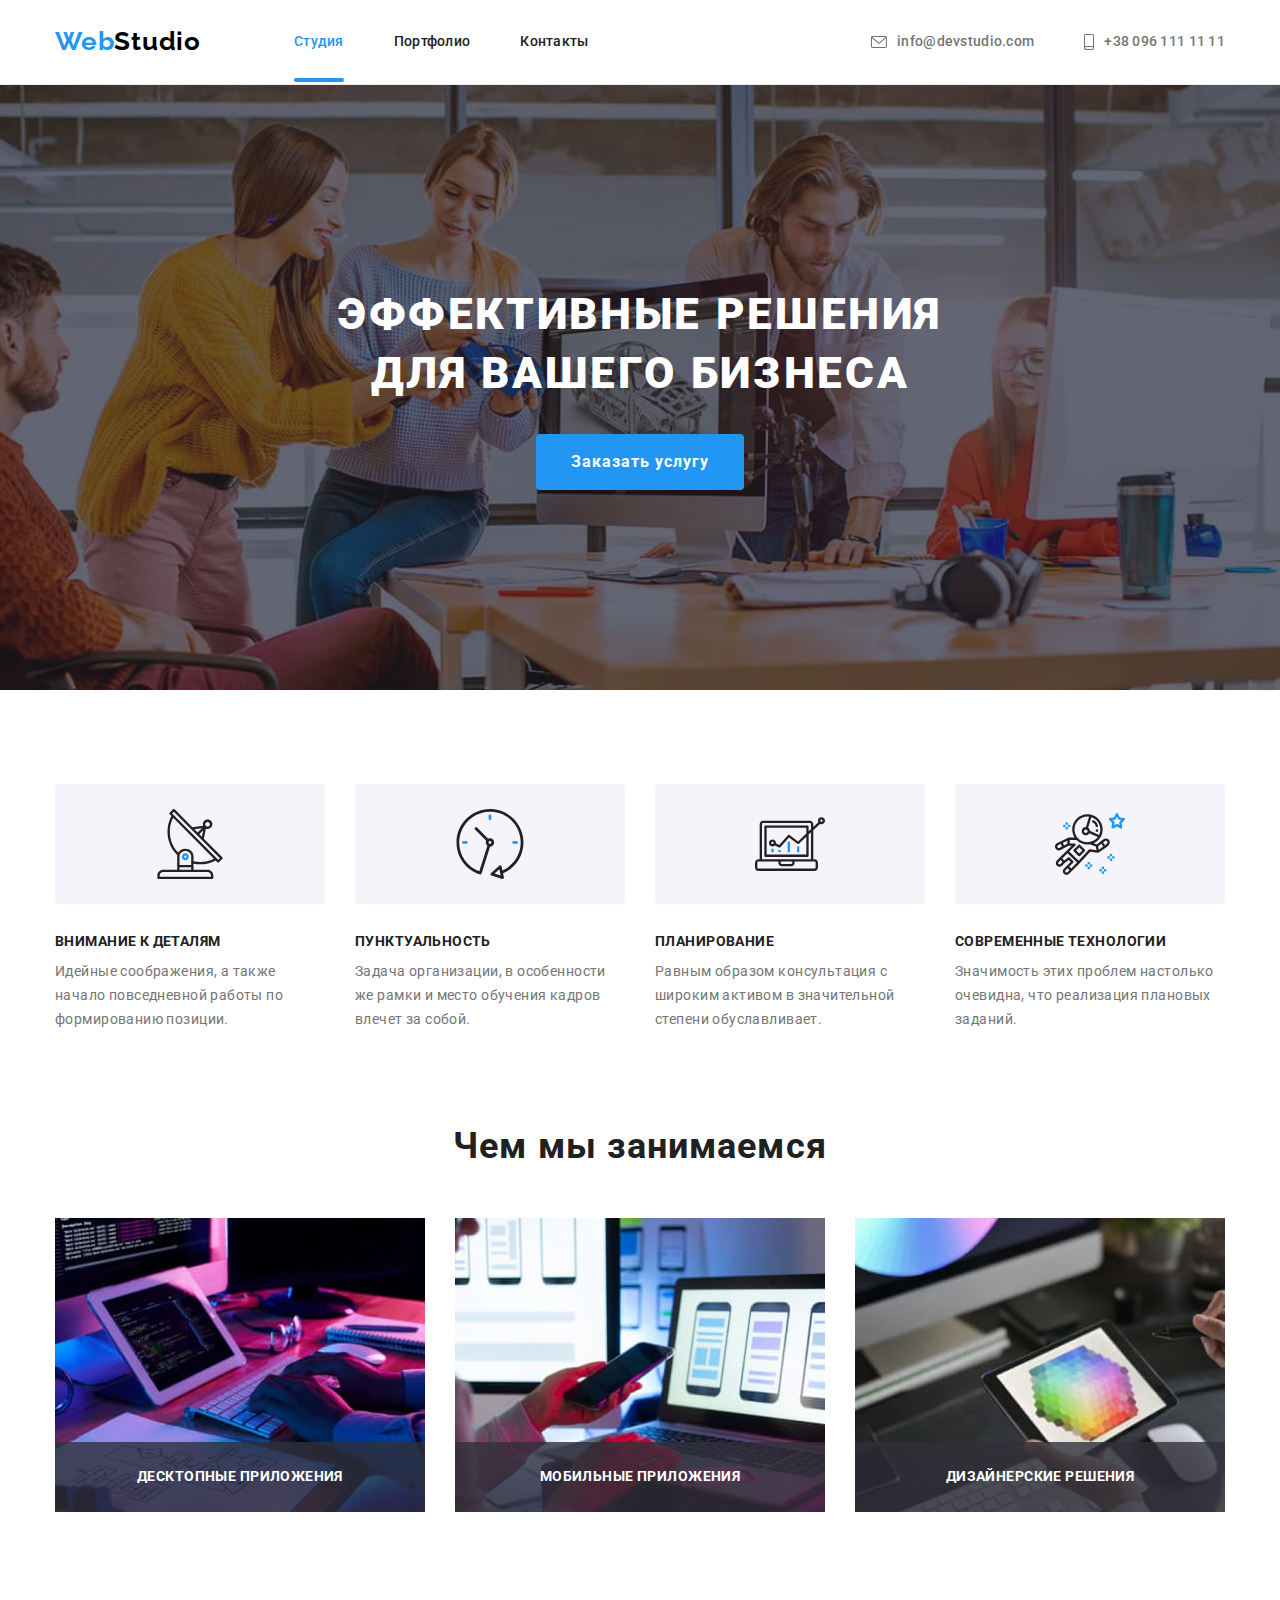
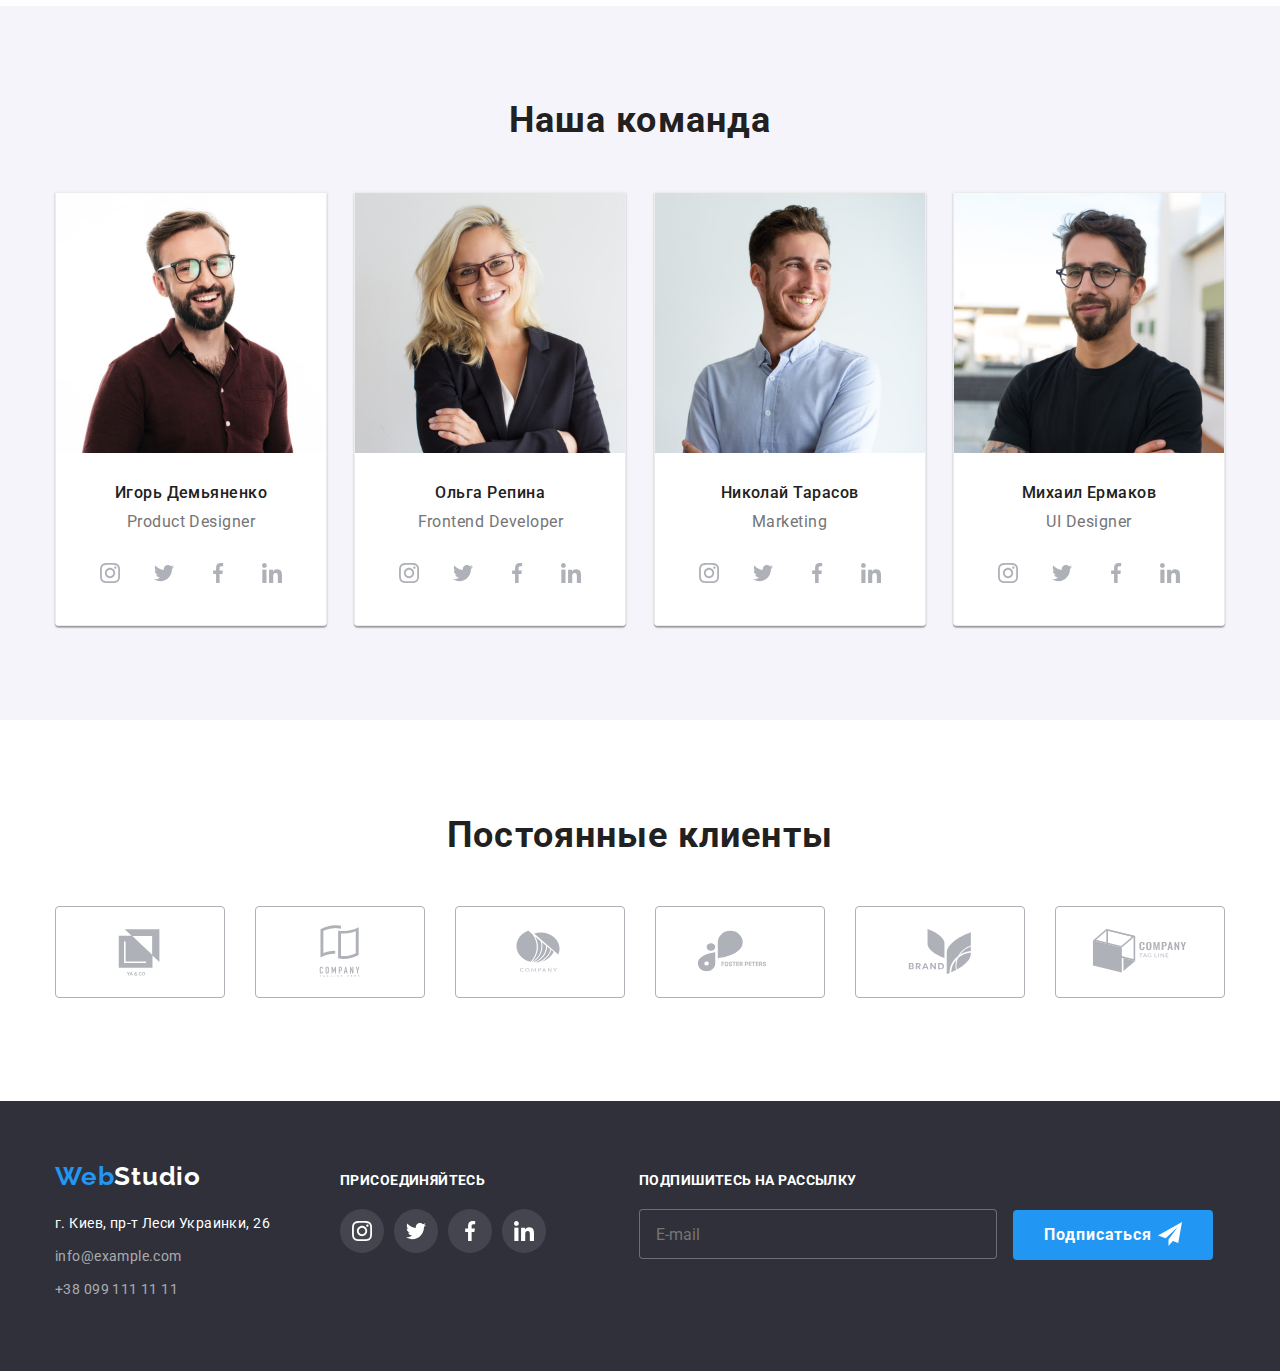
<file: index.html>
<!DOCTYPE html>
<html lang="ru">
<head>
    <meta charset="UTF-8">
    <meta http-equiv="X-UA-Compatible" content="IE=edge">
    <meta name="viewport" content="width=device-width, initial-scale=1.0">
    <title>goit-markup-hw-06</title>
    <link rel="preconnect" href="https://fonts.googleapis.com">
    <link rel="preconnect" href="https://fonts.gstatic.com" crossorigin>
    <link href="https://fonts.googleapis.com/css2?family=Raleway:wght@700&family=Roboto:wght@400;500;700;900&display=swap"
        rel="stylesheet">
    <link rel="stylesheet" href="https://cdn.jsdelivr.net/npm/modern-normalize@1.1.0/modern-normalize.min.css">
    <link rel="stylesheet" href="./css/styles.css">
</head>
<body>
    <!-- HEADER -->
    <header class="page-header">
        <nav class="main-nav">
            <div class="container">
                <a class="logo link" href="" lang="en">Web<span class="logo-second">Studio</span></a>
                <ul class="menu list">
                    <li class="menu-item">
                        <a class="menu-link link current" href="./index.html">Студия</a>
                    </li>
                    <li class="menu-item">
                        <a class="menu-link link" href="./portfolio.html">Портфолио</a>
                    </li>
                    <li class="menu-item">
                        <a class="menu-link link" href="">Контакты</a>
                    </li>
                </ul>
    
                <ul class="list contact">
                    <li>
                        <a class="link contact-link" href="mailto:info@devstudio.com">
                            <svg width="16px" height="12px" class="contact-icon"> <use href="./images/sprite.svg#icon-envelope" ></use></svg>
                            info@devstudio.com</a>
                    </li>
                    <li>
                        <a class="link link-tel contact-link" href="tel:+380961111111">
                            <svg width="10px" height="16px" class="contact-icon">
                                <use href="./images/sprite.svg#icon-smartphone"></use>
                            </svg>
                            +38 096 111 11 11</a>
                    </li>
                </ul>
            </div>
        </nav>
    </header>
    <main>
        <!-- HERO -->
        <section class="hero section">
            <h1 class="main-title" >Эффективные решения <br> для вашего бизнеса</h1>
            <button class="main-btn" type="button" data-modal-open>Заказать услугу</button>
        </section>
        <!--Our advantages-->
        <section class="section">
            <div class="container">
                <h2 hidden>Наши преимущества</h2>
                <ul class="list benefits-list">
                    <li class="item">
                        <div class="benefits-item">
                            <svg class="benefits-icon" width="70px"  height="70px">
                                <use href="./images/sprite.svg#icon-antenna"></use>
                            </svg>
                        </div>
                        <h3 class="main-benefits">Внимание к деталям</h3>
                        <p class="benefits">Идейные соображения, а также начало повседневной работы по формированию позиции.</p>
                    </li>
                    <li class="item">
                        <div class="benefits-item">
                            <svg class="benefits-icon" width="70px"  height="70px" >
                                <use href="./images/sprite.svg#icon-clock"></use>
                            </svg>
                        </div>
                        <h3 class="main-benefits">Пунктуальность</h3>
                        <p class="benefits">Задача организации, в особенности же рамки и место обучения кадров влечет за собой.</p>
                    </li>
                    <li class="item">
                        <div class="benefits-item">
                            <svg class="benefits-icon" width="70px"  height="70px" >
                                <use href="./images/sprite.svg#icon-diagram"></use>
                            </svg>
                        </div>
                        <h3 class="main-benefits">Планирование</h3>
                        <p class="benefits">Равным образом консультация с широким активом в значительной степени обуславливает.</p>
                    </li>
                    <li class="item">
                        <div class="benefits-item">
                            <svg class="benefits-icon" width="70px"  height="70px" >
                                <use href="./images/sprite.svg#icon-astronaut"></use>
                            </svg>
                        </div>
                        <h3 class="main-benefits">Современные технологии</h3>
                        <p class="benefits">Значимость этих проблем настолько очевидна, что реализация плановых заданий.</p>
                    </li>
                </ul>
            </div>
        </section>
        <!--What are we doing-->
        <section class="section section-work" >
            <div class="container">
                <h2 class="subtitle">Чем мы занимаемся</h2>
                <ul class="list work-img">
                    <li class="item">
                        <div class="wrapper-work">
                            <img src="./images/what-are-we-doing/box-1.jpg" alt="Чем мы занимаемся" width="370">
                            <p class="overlay-work">
                                Десктопные приложения
                            </p>
                        </div>
                    </li>
                    <li class="item">
                        <div class="wrapper-work">
                            <img src="./images/what-are-we-doing/box-2.jpg" alt="Чем мы занимаемся" width="370">
                            <p class="overlay-work">
                                Мобильные приложения
                            </p>
                        </div>
                        
                    </li>
                    <li class="item">
                        <div class="wrapper-work">
                            <img src="./images/what-are-we-doing/box-3.jpg" alt="Чем мы занимаемся" width="370">
                            <p class="overlay-work">
                                Дизайнерские решения
                            </p>
                        </div>
                        
                    </li>
                </ul>
            </div>
        </section>

        <!--Our team-->
        <section class="section section-team">
            <div class="container">
                <h2 class="subtitle">Наша команда</h2>
                <ul class="list team-list">
                    <li class="item">
                        <img src="./images/our-team/igor-demyanenko.jpg" alt="Product Designer" width="270">
                        <div class="card-team">
                            <h3 class="employee-name">Игорь Демьяненко</h3>
                            <p class="job-title" lang="en">Product Designer</p>
                            
                           <ul class="social-list list">
                            <li class="item-social">
                                <a href="https://www.instagram.com/" class="social-link">
                                    <svg class="social-icon" width="20" height="20" >
                                        <use href="./images/sprite.svg#icon-instagram"></use>
                                    </svg>
                                </a>
                            </li>
                            <li class="item-social">
                                <a href="https://twitter.com/?lang=uk" class="social-link">
                                    <svg class="social-icon" width="20" height="20" >
                                        <use href="./images/sprite.svg#icon-twitter"></use>
                                    </svg>
                                </a>
                            </li>
                            <li class="item-social">
                                <a href="https://uk-ua.facebook.com/" class="social-link">
                                    <svg class="social-icon" width="20" height="20" >
                                        <use href="./images/sprite.svg#icon-facebook"></use>
                                    </svg>
                                </a>
                            </li>
                            <li class="item-social">
                                <a href="https://www.linkedin.com/" class="social-link">
                                    <svg class="social-icon" width="20" height="20" >
                                        <use href="./images/sprite.svg#icon-linkedin"></use>
                                    </svg>
                                </a>
                            </li>
                           </ul>
                        </div>
                    </li>
                    <li class="item">
                        <img src="./images/our-team/olga-repina.jpg" alt="Frontend Developer" width="270">
                        <div class="card-team">
                            <h3 class="employee-name">Ольга Репина</h3>
                            <p class="job-title" lang="en">Frontend Developer</p>
                            <ul class="social-list list">
                                <li class="item-social">
                                    <a href="https://www.instagram.com/" class="social-link">
                                        <svg class="social-icon" width="20" height="20">
                                            <use href="./images/sprite.svg#icon-instagram"></use>
                                        </svg>
                                    </a>
                                </li>
                                <li class="item-social">
                                    <a href="https://twitter.com/?lang=uk" class="social-link">
                                        <svg class="social-icon" width="20" height="20">
                                            <use href="./images/sprite.svg#icon-twitter"></use>
                                        </svg>
                                    </a>
                                </li>
                                <li class="item-social">
                                    <a href="https://uk-ua.facebook.com/" class="social-link">
                                        <svg class="social-icon" width="20" height="20">
                                            <use href="./images/sprite.svg#icon-facebook"></use>
                                        </svg>
                                    </a>
                                </li>
                                <li class="item-social">
                                    <a href="https://www.linkedin.com/" class="social-link">
                                        <svg class="social-icon" width="20" height="20">
                                            <use href="./images/sprite.svg#icon-linkedin"></use>
                                        </svg>
                                    </a>
                                </li>
                            </ul>
                        </div>
                    </li>
                    <li class="item">
                        <img src="./images/our-team/nikolai-tarasov.jpg" alt="Marketing" width="270">
                        <div class="card-team">
                            <h3 class="employee-name">Николай Тарасов</h3>
                            <p class="job-title" lang="en">Marketing</p>
                            <ul class="social-list list">
                                <li class="item-social">
                                    <a href="https://www.instagram.com/" class="social-link">
                                        <svg class="social-icon" width="20" height="20">
                                            <use href="./images/sprite.svg#icon-instagram"></use>
                                        </svg>
                                    </a>
                                </li>
                                <li class="item-social">
                                    <a href="https://twitter.com/?lang=uk" class="social-link">
                                        <svg class="social-icon" width="20" height="20">
                                            <use href="./images/sprite.svg#icon-twitter"></use>
                                        </svg>
                                    </a>
                                </li>
                                <li class="item-social">
                                    <a href="https://uk-ua.facebook.com/" class="social-link">
                                        <svg class="social-icon" width="20" height="20">
                                            <use href="./images/sprite.svg#icon-facebook"></use>
                                        </svg>
                                    </a>
                                </li>
                                <li class="item-social">
                                    <a href="https://www.linkedin.com/" class="social-link">
                                        <svg class="social-icon" width="20" height="20">
                                            <use href="./images/sprite.svg#icon-linkedin"></use>
                                        </svg>
                                    </a>
                                </li>
                            </ul>
                        </div>
                    </li>
                    <li class="item">
                        <img src="./images/our-team/mikhail-ermakov.jpg" alt="UI Designer" width="270">
                        <div class="card-team">
                            <h3 class="employee-name">Михаил Ермаков</h3>
                            <p class="job-title" lang="en">UI Designer</p>
                            <ul class="social-list list">
                                <li class="item-social">
                                    <a href="https://www.instagram.com/" class="social-link">
                                        <svg class="social-icon" width="20" height="20">
                                            <use href="./images/sprite.svg#icon-instagram"></use>
                                        </svg>
                                    </a>
                                </li>
                                <li class="item-social">
                                    <a href="https://twitter.com/?lang=uk" class="social-link">
                                        <svg class="social-icon" width="20" height="20">
                                            <use href="./images/sprite.svg#icon-twitter"></use>
                                        </svg>
                                    </a>
                                </li>
                                <li class="item-social">
                                    <a href="https://uk-ua.facebook.com/" class="social-link">
                                        <svg class="social-icon" width="20" height="20">
                                            <use href="./images/sprite.svg#icon-facebook"></use>
                                        </svg>
                                    </a>
                                </li>
                                <li class="item-social">
                                    <a href="https://www.linkedin.com/" class="social-link">
                                        <svg class="social-icon" width="20" height="20">
                                            <use href="./images/sprite.svg#icon-linkedin"></use>
                                        </svg>
                                    </a>
                                </li>
                            </ul>
                        </div>
                    </li>
                </ul>
            </div>
        </section>
        <section class="section customers-list">
            <div>
                <h2 class="customers">Постоянные клиенты</h2>
                <ul class="list our-customers">
                    <li class="item">
                        <a href="http://" class="customers-link">
                            <svg class="customers-icon" width="106px" height="60px">
                                <use href="./images/sprite.svg#icon-client-1"></use>
                            </svg>
                        </a>
                        
                    </li>
                    <li class="item">
                        <a href="http://" class="customers-link">
                            <svg class="customers-icon" width="106px" height="60px">
                                <use href="./images/sprite.svg#icon-client-2"></use>
                            </svg>
                        </a>
                        
                    </li>
                    <li class="item">
                        <a href="http://" class="customers-link">
                            <svg class="customers-icon" width="106px" height="60px">
                                <use href="./images/sprite.svg#icon-client-3"></use>
                            </svg>
                        </a>
                        
                    </li>
                    <li class="item">
                        <a href="http://" class="customers-link">
                            <svg class="customers-icon" width="106px" height="60px">
                                <use href="./images/sprite.svg#icon-client-4"></use>
                            </svg>
                        </a>
                        
                    </li>
                    <li class="item">
                        <a href="http://" class="customers-link">
                        <svg class="customers-icon" width="106px" height="60px">
                            <use href="./images/sprite.svg#icon-client-5"></use>
                        </svg>
                        </a>
                        
                    </li>
                    <li class="item">
                        <a href="http://" class="customers-link">
                            <svg class="customers-icon" width="106px" height="60px">
                                <use href="./images/sprite.svg#icon-client-6"></use>
                            </svg>
                        </a>
                        
                    </li>
                </ul>


            </div>
        </section>
    </main>
    <!-- FOOTER -->
    <footer class="footer-container">
        <div class="container footer-info">
            <div>
                <div class="address-item">
                    <a class="logo link" href="" lang="en">Web<span class="logo-second">Studio</span></a>
                </div>
                <address>
                    <ul class="list address-list">
                        <li>
                            <a class="address link" href="https://goo.gl/maps/vD46rgRYoQ4FNNTK7" target="_blank"
                                rel="noopener noreferrer">г. Киев, пр-т Леси Украинки, 26
                            </a>
                        </li>
                        <li>
                            <a class="contact-footer link" href="mailto:info@example.com">info@example.com</a>
                        </li>
                        <li>
                            <a class="contact-footer link" href="tel:+380991111111">+38 099 111 11 11</a>
                        </li>
                    </ul>
                </address>
            </div>
            <div class="join-in-item">
                <strong class="join-in">присоединяйтесь</strong>
                <ul class="social-list list">
                    <li class="item-social">
                        <a href="https://www.instagram.com/" class="social-link-footer">
                            <svg class="social-icon" width="20" height="20">
                                <use href="./images/sprite.svg#icon-instagram"></use>
                            </svg>
                        </a>
                    </li>
                    <li class="item-social">
                        <a href="https://twitter.com/?lang=uk" class="social-link-footer">
                            <svg class="social-icon" width="20" height="20">
                                <use href="./images/sprite.svg#icon-twitter"></use>
                            </svg>
                        </a>
                    </li>
                    <li class="item-social">
                        <a href="https://uk-ua.facebook.com/" class="social-link-footer">
                            <svg class="social-icon" width="20" height="20">
                                <use href="./images/sprite.svg#icon-facebook"></use>
                            </svg>
                        </a>
                    </li>
                    <li class="item-social">
                        <a href="https://www.linkedin.com/" class="social-link-footer">
                            <svg class="social-icon" width="20" height="20">
                                <use href="./images/sprite.svg#icon-linkedin"></use>
                            </svg>
                        </a>
                    </li>
                </ul>
            </div>
            <div class="fotter-form">
                <strong class="footer-subscribe">Подпишитесь на рассылку</strong>
                <form class="subscribe-form">
                    <input type="email" name="email" class="subscribe-form-input" placeholder="E-mail">
                    <label class="subscribe-form-label"
                    ></label>
                    <span class="button-send">
                        <button type="button" class="button-subscribe">Подписаться
                        </button>
                        <!-- <svg class="icon-icon-send" width="20" height="20">
                            <use href="./images/sprite.svg#icon-icon-send"></use>
                        </svg> -->
                    </span>
                </form>
            </div>
        </div>

        
    </footer>
    <div class="backdrop is-hidden" data-modal>
        <div class="modal">
            <button type="button" class="modal-close-btn" data-modal-close>
                <svg class="modal-close-icon" width="18px" height="18px">
                    <use href="./images/sprite.svg#icon-close-black"> </use>
                </svg>
            </button>
            <p class="feedback">Оставьте свои данные, мы вам перезвоним</p>
            <form class="modal-form">
                <label class="modal-form-field">
                    <span class="modal-form-input-desc">Имя</span>
                    <span class="modal-form-input-wrapper">
                        <input type="text" class="modal-form-input" name="user_name" required pattern="[a-zA-Zа-яА-Я]+" minlength="2">
                        <svg class="modal-form-input-icon">
                            <use href="./images/sprite.svg#icon-person-black"></use>
                        </svg>
                    </span>
                    
                </label>
                <label class="modal-form-field">
                    <span class="modal-form-input-desc">Телефон</span>
                    <span class="modal-form-input-wrapper">
                        <input type="tel" class="modal-form-input" name="user_phone" required pattern="[0-9]{3}-[0-9]{3}-[0-9]{2}-[0-9]{2}"
                            title="xxx-xxx-xx-xx">
                        <svg class="modal-form-input-icon">
                            <use href="./images/sprite.svg#icon-phone-black"></use>
                        </svg>
                    </span>
                    
                </label>
                <label class="modal-form-field">
                    <span class="modal-form-input-desc">Почта</span>
                    <span class="modal-form-input-wrapper">
                        <input type="email" class="modal-form-input" name="user_email" required>
                        <svg class="modal-form-input-icon">
                            <use href="./images/sprite.svg#icon-email-black"></use>
                        </svg>
                    </span>
                    
                </label>
                <label class="modal-form-field">
                    <span class="modal-form-input-desc">Комментарий</span>
                    <textarea name="user_message" class="modal-form-message" 
                    placeholder="Введите текст"
                    ></textarea>
                </label>
                <input type="checkbox" class="modal-form-check visually-hidden"
                id="user-policy" name="user_policy" required>
                <label for="user-policy" class="modal-form-check-desc">
                    Соглашаюсь с рассылкой и принимаю &nbsp;<a href="">Условия договора</a>
                </label>
                
                <button type="submit" class="modal-form-submit">Отправить</button>
            </form>
        </div>
    </div>
<script src="./js/modal.js"></script>
</body>
</html>
</file>
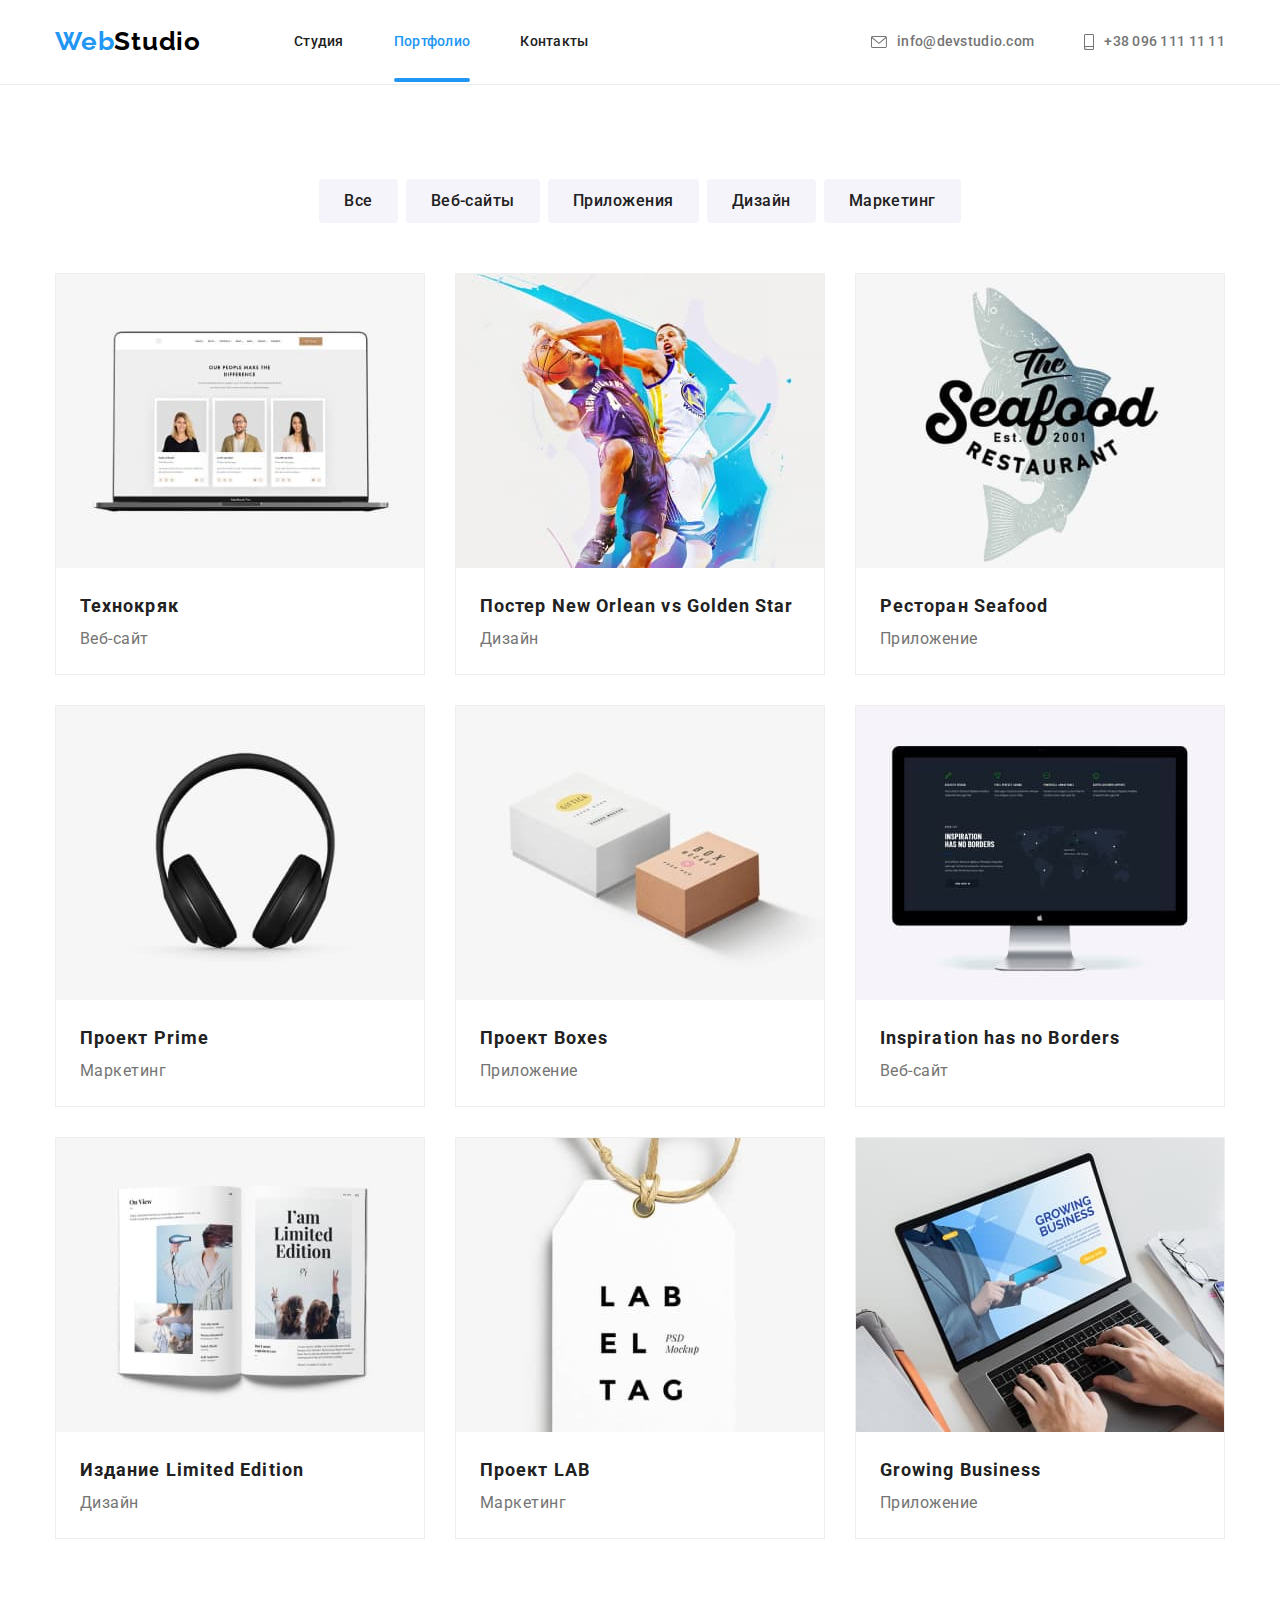
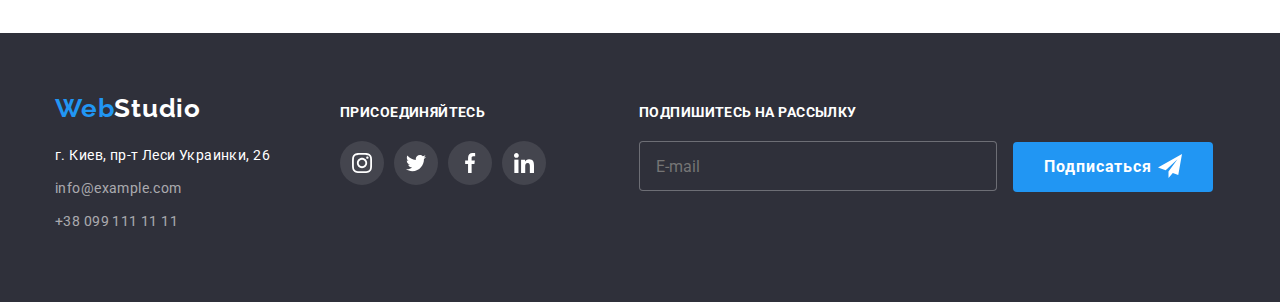
<file: portfolio.html>
<!DOCTYPE html>
<html lang="ru">
<head>
    <meta charset="UTF-8">
    <meta http-equiv="X-UA-Compatible" content="IE=edge">
    <meta name="viewport" content="width=device-width, initial-scale=1.0">
    <title>goit-markup-hw-06</title>
    <link rel="preconnect" href="https://fonts.googleapis.com">
    <link rel="preconnect" href="https://fonts.gstatic.com" crossorigin>
    <link href="https://fonts.googleapis.com/css2?family=Raleway:wght@700&family=Roboto:wght@400;500;700;900&display=swap"
        rel="stylesheet">
    <link rel="stylesheet" href="https://cdn.jsdelivr.net/npm/modern-normalize@1.1.0/modern-normalize.min.css">
    <link rel="stylesheet" href="./css/styles.css">
</head>
<body>
    <!-- HEADER -->
    <header class="page-header">
        <nav class="main-nav">
            <div class="container">
                <a class="logo link" href="" lang="en">Web<span class="logo-second">Studio</span></a>
                <ul class="menu list">
                    <li class="menu-item">
                        <a class="menu-link link" href="./index.html">Студия</a>
                    </li>
                    <li class="menu-item">
                        <a class="menu-link link current" href="./portfolio.html">Портфолио</a>
                    </li>
                    <li class="menu-item">
                        <a class="menu-link link" href="">Контакты</a>
                    </li>
                </ul>
    
                <ul class="list contact">
                    <li>
                        <a class="link contact-link" href="mailto:info@devstudio.com">
                            <svg width="16px"  height="12px" class="contact-icon">
                                <use href="./images/sprite.svg#icon-envelope"></use>
                            </svg>
                            info@devstudio.com</a>
                    </li>
                    <li>
                        <a class="link link-tel contact-link" href="tel:+380961111111">
                            <svg width="10px"  height="16px" class="contact-icon">
                                <use href="./images/sprite.svg#icon-smartphone"></use>
                            </svg>
                            +38 096 111 11 11</a>
                    </li>
                </ul>
            </div>
        </nav>
    </header>

    <main class="main-portfolio">
    <!--Portfolio-->
    <section class="section section-portfolio">
        <div class="container">
            <h1 hidden>Портфолио</h1>
            
            <ul class="list button-list">
                <li class="item" ><button class="filter-btm" type="button">Все</button></li>
                <li class="item" ><button class="filter-btm" type="button">Веб-сайты</button></li>
                <li class="item" ><button class="filter-btm" type="button">Приложения</button></li>
                <li class="item" ><button class="filter-btm" type="button">Дизайн</button></li>
                <li class="item" ><button class="filter-btm" type="button">Маркетинг</button></li>
            </ul>
            
            <ul class="list portfolio-link">
                <li class="item" >
                    <a href="" class="link">
                        <div class="wrapper-portfolio">
                            <img src="./images/portfolio/tekhnokryak.jpg" alt="Технокряк" width="370">
                            <p class="overlay-portfolio">
                                Ресурс предлагает комплексные предложения с разным уровнем функционала и сервисов. Все это позволит посетителю
                                получить исчерпывающие сведения о компании или частном лице.
                            </p>
                        </div>
                        
                        <div class="card-content">
                            <h2 class="project-name">Технокряк</h2>
                            <p class="project">Веб-сайт</p>
                        </div>
                    </a>
                </li>
                <li class="item" >
                    <a href="" class="link">
                        <div class="wrapper-portfolio">
                            <img src="./images/portfolio/poster-new-orlean.jpg" alt="Постер New Orlean vs Golden Star" width="370">
                            <p class="overlay-portfolio">
                                Ресурс предлагает комплексные предложения с разным уровнем функционала и сервисов. Все это позволит посетителю
                                получить исчерпывающие сведения о компании или частном лице.
                            </p>
                        </div>
                        
                        <div class="card-content">
                            <h2 class="project-name">Постер <span lang="en">New Orlean vs Golden Star</span> </h2>
                            <p class="project">Дизайн</p>
                        </div>
                    </a>

                </li>
                <li class="item" >
                    <a href="" class="link">
                        <div class="wrapper-portfolio">
                            <img src="./images/portfolio/restoran-seafood.jpg" alt="Ресторан Seafood" width="370">
                            <p class="overlay-portfolio">
                                Ресурс предлагает комплексные предложения с разным уровнем функционала и сервисов. Все это позволит посетителю
                                получить исчерпывающие сведения о компании или частном лице.
                            </p>
                        </div>
                        
                        <div class="card-content">
                            <h2 class="project-name">Ресторан <span lang="en">Seafood</span></h2>
                            <p class="project">Приложение</p>
                        </div>
                    </a>
                    
                </li>
                <li class="item" >
                    <a href="" class="link">
                        <div class="wrapper-portfolio">
                            <img src="./images/portfolio/proekt-prime.jpg" alt="Проект Prime" width="370">
                            <p class="overlay-portfolio">
                                Ресурс предлагает комплексные предложения с разным уровнем функционала и сервисов. Все это позволит посетителю
                                получить исчерпывающие сведения о компании или частном лице.
                            </p>
                        </div>
                        
                        <div class="card-content">
                            <h2 class="project-name">Проект <span lang="en">Prime</span></h2>
                            <p class="project">Маркетинг</p>
                        </div>
                    </a>
                    
                </li>
                <li class="item" >
                    <a href="" class="link">
                        <div class="wrapper-portfolio">
                            <img src="./images/portfolio/proekt-boxes.jpg" alt="Проект Boxes" width="370">
                            <p class="overlay-portfolio">
                                Ресурс предлагает комплексные предложения с разным уровнем функционала и сервисов. Все это позволит посетителю
                                получить исчерпывающие сведения о компании или частном лице.
                            </p>
                        </div>
                        
                        <div class="card-content">
                            <h2 class="project-name">Проект <span lang="en">Boxes</span></h2>
                            <p class="project">Приложение</p>
                        </div>
                    </a>
                    
                </li>
                <li class="item" >
                    <a href="" class="link">
                        <div class="wrapper-portfolio">
                            <img src="./images/portfolio/inspiration-has-no-borders.jpg" alt="Inspiration has no Borders" width="370">
                            <p class="overlay-portfolio">
                                Ресурс предлагает комплексные предложения с разным уровнем функционала и сервисов. Все это позволит посетителю
                                получить исчерпывающие сведения о компании или частном лице.
                            </p>
                        </div>
                        
                        <div class="card-content">
                            <h2 class="project-name">Inspiration has no Borders</h2>
                            <p class="project">Веб-сайт</p>
                        </div>
                    </a>
                    
                </li>
                <li class="item" >
                    <a href="" class="link">
                        <div class="wrapper-portfolio">
                            <img src="./images/portfolio/limited-edition.jpg" alt="Издание Limited Edition" width="370">
                            <p class="overlay-portfolio">
                                Ресурс предлагает комплексные предложения с разным уровнем функционала и сервисов. Все это позволит посетителю
                                получить исчерпывающие сведения о компании или частном лице.
                            </p>
                        </div>
                        
                        <div class="card-content">
                            <h2 class="project-name">Издание <span lang="en">Limited Edition</span></h2>
                            <p class="project">Дизайн</p>
                        </div>
                    </a>
                    
                </li>
                <li class="item" >
                    <a href="" class="link">
                        <div class="wrapper-portfolio">
                            <img src="./images/portfolio/proekt-lab.jpg" alt="Проект LAB" width="370">
                            <p class="overlay-portfolio">
                                Ресурс предлагает комплексные предложения с разным уровнем функционала и сервисов. Все это позволит посетителю
                                получить исчерпывающие сведения о компании или частном лице.
                            </p>
                        </div>
                        
                        <div class="card-content">
                            <h2 class="project-name">Проект <span lang="en">LAB</span></h2>
                            <p class="project">Маркетинг</p>
                        </div>
                    </a>
                    
                </li>
                <li class="item" >
                    <a href="" class="link">
                        <div class="wrapper-portfolio">
                            <img src="./images/portfolio/growing-business.jpg" alt="Growing Business" width="370" height="294">
                            <p class="overlay-portfolio">
                                Ресурс предлагает комплексные предложения с разным уровнем функционала и сервисов. Все это позволит посетителю
                                получить исчерпывающие сведения о компании или частном лице.
                            </p>
                        </div>
                        
                        <div class="card-content">
                            <h2 class="project-name">Growing Business</h2>
                            <p class="project">Приложение</p>
                        </div>
                    </a>
                    
                </li>
            </ul>
        </div>

    </section>
    </main>

    <!-- FOOTER -->
    <footer class="footer-container">
        <div class="container footer-info">
            <div>
                <div class="address-item">
                    <a class="logo link" href="" lang="en">Web<span class="logo-second">Studio</span></a>
                </div>
                <address>
                    <ul class="list address-list">
                        <li>
                            <a class="address link" href="https://goo.gl/maps/vD46rgRYoQ4FNNTK7" target="_blank"
                                rel="noopener noreferrer">г. Киев, пр-т Леси Украинки, 26
                            </a>
                        </li>
                        <li>
                            <a class="contact-footer link" href="mailto:info@example.com">info@example.com</a>
                        </li>
                        <li>
                            <a class="contact-footer link" href="tel:+380991111111">+38 099 111 11 11</a>
                        </li>
                    </ul>
                </address>
            </div>
            <div class="join-in-item">
                <strong class="join-in">присоединяйтесь</strong>
                <ul class="social-list list">
                    <li class="item-social">
                        <a href="https://www.instagram.com/" class="social-link-footer">
                            <svg class="social-icon" width="20" height="20">
                                <use href="./images/sprite.svg#icon-instagram"></use>
                            </svg>
                        </a>
                    </li>
                    <li class="item-social">
                        <a href="https://twitter.com/?lang=uk" class="social-link-footer">
                            <svg class="social-icon" width="20" height="20">
                                <use href="./images/sprite.svg#icon-twitter"></use>
                            </svg>
                        </a>
                    </li>
                    <li class="item-social">
                        <a href="https://uk-ua.facebook.com/" class="social-link-footer">
                            <svg class="social-icon" width="20" height="20">
                                <use href="./images/sprite.svg#icon-facebook"></use>
                            </svg>
                        </a>
                    </li>
                    <li class="item-social">
                        <a href="https://www.linkedin.com/" class="social-link-footer">
                            <svg class="social-icon" width="20" height="20">
                                <use href="./images/sprite.svg#icon-linkedin"></use>
                            </svg>
                        </a>
                    </li>
                </ul>
            </div>
            <div class="fotter-form">
                <strong class="footer-subscribe">Подпишитесь на рассылку</strong>
                <form class="subscribe-form">
                    <input type="email" name="email" class="subscribe-form-input" placeholder="E-mail">
                    <label class="subscribe-form-label"></label>
                    <span class="button-send">
                        <button type="button" class="button-subscribe">Подписаться
                        </button>
                        <!-- <svg class="icon-icon-send" width="20" height="20">
                                        <use href="./images/sprite.svg#icon-icon-send"></use>
                                    </svg> -->
                    </span>
                </form>
            </div>
        </div>
    
    
    </footer>
    </body>
    </html>
</file>
<file: css/styles.css>
:root {
  --primary-font: 'Roboto', sans-serif;
  --secondary-font: 'Raleway', sans-serif;
  --primary-text-color-theme-dark: #FFFFFF;
  --primary-text-color-theme-light: #212121;
  --secondary-text-color-theme-dark: rgba(255, 255, 255, 0.6);
  --secondary-text-color-theme-light: #757575;
  --accent-color: #2196F3;
  --card-set-gap: 30px;
  --border-card: #ececec;
}

h1,
h2,
h3,
h4,
p {
    margin-top: 0;
    margin-bottom: 0;
}

ul,
ol {
    padding: 0;
    margin: 0;
}

img {
    display: block;
    height: 100%;
    height: auto;
}

button {
    cursor: pointer;
}

.list {list-style: none;}

.link {text-decoration: none;}

body {
    font-family: var(--primary-font);
    color: var(--secondary-text-color-theme-light);
}

.section {
    padding-top: 94px;
    
}

.section-team,
.section-portfolio,
.section-work {
    padding-bottom: 94px;
}

.section-team {
    background-color: #F5F4FA;
}

.container {
    width: 1200px;
    margin-left: auto;
    margin-right: auto;
    padding-left: 15px;
    padding-right: 15px;
}

.button-list {
    display: flex;
    justify-content: center;
    margin-bottom: 50px;
}

.button-list .item:not(:last-child) {
    margin-right: 8px;
}

/* ========== Components ========== */
.main-nav {
    border-bottom: 1px solid #ececec;
}

.main-nav .container {
    display: flex;
    align-items: center;
}

.main-btn {
    font-family: var(--primary-font);
    font-weight: 700;
    font-size: 16px;
    line-height: 1.88;
    letter-spacing: 0.06em;
    cursor: pointer;
    color: var(--primary-text-color-theme-dark);
    background-color: var(--accent-color);
    align-items: center;
    text-align: center;

    border-radius: 4px;
    padding: 10px 32px;
    min-width: 200px;
    border: solid transparent;
    display: inline-block;
}

.subtitle {
    font-weight: 700;
    font-size: 36px;
    line-height: 1.16;
    text-align: center;
    letter-spacing: 0.03em;
    color: var(--primary-text-color-theme-light);

    margin-top: 0;
    margin-bottom: 50px;
}
.filter-btm {
    font-family: var(--primary-font);
    font-weight: 500;
    font-size: 16px;
    line-height: 1.62;
    text-align: center;
    letter-spacing: 0.03em;
    cursor: pointer;
    color: var(--primary-text-color-theme-light);
    background-color: #F5F4FA;

    border-radius: 4px;
    padding: 6px 22px;
    display: inline-block;
    border: solid transparent;

    transition: color 250ms cubic-bezier(0.4, 0, 0.2, 1), background-color 250ms cubic-bezier(0.4, 0, 0.2, 1), box-shadow 250ms cubic-bezier(0.4, 0, 0.2, 1);


}

.filter-btm:hover,
.filter-btm:focus {
    color: #FFFFFF;
    background-color: var(--accent-color);
    box-shadow: 0px 3px 1px rgba(0, 0, 0, 0.1), 0px 1px 2px rgba(0, 0, 0, 0.08), 0px 2px 2px rgba(0, 0, 0, 0.12);
}

.benefits-list {
    display: flex;
    flex-wrap: wrap;
    justify-content: space-between;
}

.benefits-list .item {
    width: 270px;
    margin-right: 30px;
}

.benefits-list .item:nth-child(4n) {
    margin-right: 0;
}

.main-benefits {
    font-weight: 700;
    font-size: 14px;
    line-height: 1.14;
    letter-spacing: 0.03em;
    text-transform: uppercase;
    color: var(--primary-text-color-theme-light);

    margin-top: 0;
    margin-bottom: 10px;
}

.benefits-item {
    display: flex;
    align-items: center;
    justify-content: center;
    width: 270px;
    height: 120px;
    left: 220px;
    top: 774px;
    
    background: #F5F4FA;
    border-radius: 4px;

    margin-bottom: 30px;
}
.benefits {
    font-size: 14px;
    line-height: 1.71;
    letter-spacing: 0.03em;
    
    margin-top: 0;
    margin-bottom: 0;
}



.work-img {
    display: flex;
    flex-wrap: wrap;
}

.work-img .item {
    margin-right: var(--card-set-gap);
}

.work-img .item:nth-child(3n) {
    margin-right: 0;
}

.wrapper-work {
    position: relative;
}

.overlay-work {
    position: absolute;
    bottom: 0;
    font-weight: 700;
    font-size: 14px;
    line-height: 1.14;
    text-align: center;
    letter-spacing: 0.03em;
    text-transform: uppercase;
    color: var(--primary-text-color-theme-dark);
    background-color: rgba(47, 48, 58, 0.8);

    /* padding-bottom: 63px;
    padding-right: 24px;
    padding-top: 63px;
    padding-left: 24px; */

    display: flex;
    align-items: center;
    justify-content: center;

    width: 370px;
    height: 70px;
}

.team-list {
    display: flex;
    flex-wrap: wrap;
    text-align: center;
    justify-content: space-between;
}

.team-list .item {
    border-radius: 0px 0px 4px 4px;
    border: 1px solid #ececec;
    box-shadow: 0px 1px 3px rgba(0, 0, 0, 0.12), 0px 1px 1px rgba(0, 0, 0, 0.14), 0px 2px 1px rgba(0, 0, 0, 0.2);
  
}
    

.card-team {
    padding: var(--card-set-gap);
    background: #FFFFFF;
}

.employee-name {
    font-weight: 500;
    font-size: 16px;
    line-height: 1.19;
    text-align: center;
    letter-spacing: 0.03em;
    color: var(--primary-text-color-theme-light);

    margin-bottom: 10px;
    margin-top: 0;
}

.social-list {
    display: flex;
    justify-content: center;
    gap: 10px;

}

.social-link {
    width: 44px;
    height: 44px;
    border-radius: 50%;
    background-color: #FFFFFF;
    display: flex;
    justify-content: center;
    align-items: center;
    transition: background-color 250ms cubic-bezier(0.4, 0, 0.2, 1);
}

.social-link:hover,
.social-link:focus {
    background-color: var(--accent-color);
}

.social-link .social-icon {
    fill: #AFB1B8;
    transition: fill 250ms cubic-bezier(0.4, 0, 0.2, 1);
}

.social-link:hover .social-icon,
.social-link:focus .social-icon {
    fill: #FFFFFF;

}

.job-title {
    font-size: 16px;
    line-height: 1.19;
    text-align: center;
    letter-spacing: 0.03em;
    margin-bottom: 16px;
}

.project-name {
    font-weight: 700;
    font-size: 18px;
    line-height: 2;
    letter-spacing: 0.06em;
    color: var(--primary-text-color-theme-light);
}

.customers {
    font-weight: 700;
    font-size: 36px;
    line-height: 1.17;
    text-align: center;
    letter-spacing: 0.03em;
    color: var(--primary-text-color-theme-light);
    margin-bottom: 50px;
}

.our-customers {
    display: flex;
    justify-content: center;
    gap: 30px;
    
}

.customers-list {
    padding-bottom: 103px;
}

.our-customers .item {
    width: 170px;
    height: 92px;
}



.customers-link {
    display: flex;
    width: 100%;
    height: 100%;
    align-items: center;
    justify-content: center;
    fill: #AFB1B8;
    
    border: 1px solid #afb1b8;
    
    border-radius: 4px;

    transition: fill 250ms cubic-bezier(0.4, 0, 0.2, 1), border-color 250ms cubic-bezier(0.4, 0, 0.2, 1);
    
}

.customers-link:hover,
.customers-link:focus {
    fill: #2196f3;
    border-color: #2196f3;
}


.project {
    font-size: 16px;
    line-height: 1.88;
    letter-spacing: 0.03em;
    color: var(--secondary-text-color-theme-light);
}

.main-portfolio {
    text-decoration: none;
}

.portfolio-link {
    display: inline-block;
}

.portfolio-link {
    display: flex;
    flex-wrap: wrap;
    
}

.portfolio-link .item {
    width: calc((100% - 60px) / 3);
    
    margin-right: var(--card-set-gap);
    margin-bottom: var(--card-set-gap);
    flex-wrap: wrap;

    background: #FFFFFF;
    border: 1px solid #EEEEEE;
    transition: box-shadow 250ms cubic-bezier(0.4, 0, 0.2, 1);

}


.portfolio-link .item:nth-child(3n) {
    margin-right: 0;
}

.portfolio-link .item:nth-last-child(-n + 3) {
    margin-bottom: 0;
}

.portfolio-link .item:hover,
.portfolio-link .item:focus {
    box-shadow: 0px 1px 1px rgba(0, 0, 0, 0.12), 0px 4px 4px rgba(0, 0, 0, 0.06), 1px 4px 6px rgba(0, 0, 0, 0.16);
}

.card-content {
    padding: 20px 24px;

}

.portfolio-link .link {
    display: block;
}

.wrapper-portfolio {
    position: relative;
    overflow: hidden;
}

.overlay-portfolio {
    position: absolute;
    left: 0;
    top: 0;
    width: 100%;
    height: 100%;
    overflow: auto;
    transform: translate(0, 101%);
    transition: transform 250ms cubic-bezier(0.4, 0, 0.2, 1);

    padding-bottom: 63px;
    padding-right: 24px;
    padding-top: 63px;
    padding-left: 24px;
    font-weight: 400;
    font-size: 18px;
    line-height: 1.56;
    letter-spacing: 0.03em;
    color: #FFFFFF;
    background-color: rgba(33, 150, 243, 0.9);
}

.portfolio-link .item:hover .overlay-portfolio,
.portfolio-link .item:focus .overlay-portfolio {
    transform: translate(0, 0);
}


/* ========== Components ========== */


/* ========== Header ========== */
.logo {
    font-family: var(--secondary-font);
    font-weight: 700;
    font-size: 26px;
    line-height: 1.19;
    letter-spacing: 0.03em;
    color: var(--accent-color);
}

.logo-second {
    font-family: var(--secondary-font);
    font-weight: 700;
    font-size: 26px;
    line-height: 1.19;
    letter-spacing: 0.03em;
    color: #000000;
}

.menu {
    display: flex;
    margin-left: 93px;
}

.menu .menu-item+.menu-item {
    margin-left: 50px;
}

.menu-link {
    font-family: var(--primary-font);
    font-weight: 500;
    font-size: 14px;
    line-height: 1.14;
    letter-spacing: 0.02em;
    color: var(--primary-text-color-theme-light);
    transition: color 250ms cubic-bezier(0.4, 0, 0.2, 1);

    display: block;
    padding-top: 32px;
    padding-bottom: 32px;

}

.menu-link:hover,
.menu-link:focus {
    color: var(--accent-color);}

.contact {
    display: flex;
    margin-left: auto;

}

.link-tel {
    margin-left: 50px;
    font-weight: 500;
    font-size: 14px;
    line-height: 16px;
    letter-spacing: 0.02em;
}

.contact a {
    font-family: var(--primary-font);
    font-weight: 500;
    font-size: 14px;
    line-height: 1.4;
    letter-spacing: 0.02em;
    color: var(--secondary-text-color-theme-light);
    transition: color 250ms cubic-bezier(0.4, 0, 0.2, 1);

    display: flex;
    padding-top: 32px;
    padding-bottom: 32px;
    align-items: center;
    justify-content: center;
}

.contact a:hover,
.contact a:focus {
    color: var(--accent-color);
    
}

.contact-icon {
    display: flex;
    margin-right: 10px;
    fill: var(--secondary-text-color-theme-light);
    transition: fill 250ms cubic-bezier(0.4, 0, 0.2, 1);
}

/* .contact a.contact-icon:hover,
.contact a.contact-icon:focus {
    fill: var(--accent-color);
} */

.contact-link:hover .contact-icon,
.contact-link:focus .contact-icon {
    fill: var(--accent-color);

}

/* .contact-link:hover .contact-icon,
.contact-link:focus .contact-icon {
    fill: var(--accent-color);

} */

.menu-item {
    position: relative;
}


.menu-link.link.current::after {
    content: "";
    display: inline-block;
    width: 100%;
    height: 4px;
    background: var(--accent-color);
    border-radius: 2px;
    position: absolute;
    bottom: 0;
    left: 0;
    margin-bottom: 0;
}

.current {
    color: var(--accent-color);
}


/* ========== Header ========== */

/* ========== Hero ========== */

.hero {
    text-align: center;
    padding-top: 200px;
    padding-bottom: 200px;

    background-image: linear-gradient(rgba(47, 48, 58, 0.4), rgba(47, 48, 58, 0.4)), url("../images/hero/bg.jpg");
    background-color: #C4C4C4;
    background-size: cover;
    background-position: center;
    background-repeat: no-repeat;
}

.main-title {

    margin-top: 0;
    margin-bottom: 30px;

    font-family: var(--primary-font);
    font-weight: 900;
    font-size: 44px;
    line-height: 1.36;
    text-align: center;
    letter-spacing: 0.06em;
    text-transform: uppercase;
    color: var(--primary-text-color-theme-dark);
}
/* ========== Hero ========== */

/* ========== Footer ========== */

.address-item {
    display: inline-block;
    margin-bottom: 20px;
}



.address {
    display: inline-block;
    margin-bottom: 9px;

    font-family: var(--primary-font);
    font-style: normal;
    font-weight: 400;
    font-size: 14px;
    line-height: 1.71;
    letter-spacing: 0.03em;
    color: var(--primary-text-color-theme-dark);
    transition: color 250ms cubic-bezier(0.4, 0, 0.2, 1);
}  

.address:hover,
.address:focus {
    color: var(--accent-color);
}

.contact-footer {
    display: inline-block;
    margin-bottom: 9px;
    
    font-family: var(--primary-font);
    font-style: normal;
    font-weight: 400;
    font-size: 14px;
    line-height: 1.71;
    letter-spacing: 0.03em;
    color: var(--secondary-text-color-theme-dark);
    transition: color 250ms cubic-bezier(0.4, 0, 0.2, 1);
}

.contact-footer:hover,
.contact-footer:focus {
    color: var(--accent-color);
}

.footer-container {
    padding-top: 60px;
    padding-bottom: 60px;
    background-color: #2F303A;
}

.footer-info {
    display: flex;
    align-items: baseline;

}

.join-in-item {
    display: block;
    width: 206px;
    margin-left: 70px;
    

}

.join-in {
    font-style: normal;
    font-weight: 700;
    font-size: 14px;
    line-height: 1.14;
    letter-spacing: 0.03em;
    text-transform: uppercase;
    color: var(--primary-text-color-theme-dark);
}

.social-list.list {
    margin-top: 20px;
    }

.social-link-footer {
    width: 44px;
    height: 44px;
    border-radius: 50%;
    background-color: rgba(255, 255, 255, 0.1);
    display: flex;
    justify-content: center;
    align-items: center;
    transition: background-color 250ms cubic-bezier(0.4, 0, 0.2, 1);
}

.social-link-footer:hover,
.social-link-footer:focus {
    background-color: var(--accent-color);
}

.social-link-footer .social-icon {
    fill: #FFFFFF;
}



.footer-info .logo-second {
    color: #FFFFFF;
}

.footer-subscribe {
    font-family: 'Roboto';
    font-style: normal;
    font-weight: 700;
    font-size: 14px;
    line-height: 16px;
    letter-spacing: 0.03em;
    text-transform: uppercase;
    
    color: #FFFFFF;
}

.subscribe-form {
    position: relative;
}

.subscribe-form-input {
    padding-left: 16px;
}

.fsubscribe-form-input:focus+.subscribe-form-label {
    color: #ffffff;
}

.subscribe-form-label{
    position: absolute;
    bottom: 15px;
    left: 16px;
}

.subscribe-form-input:focus+.subscribe-form-label {
    color: #ffffff;
}

.fotter-form {
    margin-left: 93px;
}

.fotter-form input {
    margin-top: 20px;
    width: 358px;
    height: 50px;
    border: 1px solid rgba(255, 255, 255, 0.3);
    background-color: #2f303a;
    border-radius: 4px;
    color: #ffffff;
    border-color: rgba(255, 255, 255, 0.3);
    
}

.button-subscribe {
    position: relative;
    border-radius: 4px;
    margin-top: 20px;
    margin-left: 12px;
    min-width: 200px;
    height: 50px;
    border: solid transparent;
    display: inline-block;
    padding-right: 36px;

    color: var(--primary-text-color-theme-dark);
    background-color: var(--accent-color);
    font-family: inherit;
    font-weight: 700;
    font-size: 16px;
    line-height: 1.9;
    align-items: center;
    text-align: center;
    letter-spacing: 0.06em;
    cursor: pointer;
   
}

/* .icon-icon-send {
    position: absolute;
    right: 10px;
    
    background-size: contain;
    display: inline-block;
    width: 24px;
    height: 24px;
    margin-top: 2px;
    margin-right: 18px;
} */

.button-subscribe::after {
    position: absolute;
    right: 10px;
    content: "";
    background-size: contain;
    display: inline-block;
    width: 24px;
    height: 24px;
    margin-top: 2px;
    margin-right: 18px;
    margin-left: 10px;

    background-image: url(../images/icon/icon-send.svg);
}


/* ========== Footer ========== */

/* ========== Modal Window ========== */

.backdrop {
    position: fixed;
    left: 0;
    top: 0;
    z-index: 100;
    width: 100%;
    height: 100%;
    background-color: rgba(0, 0, 0, 0.2);
    transform: scale(1);

    transition: transform 250ms cubic-bezier(0.4, 0, 0.2, 1), opacity 250ms cubic-bezier(0.4, 0, 0.2, 1), visibility 250ms cubic-bezier(0.4, 0, 0.2, 1);
}

.backdrop.is-hidden {
    transform: scale(0);
    opacity: 0;
    /* visibility: hidden; */
    pointer-events: none;
    
}

.modal {
    width: 528px;
    height: 581px;
    background: #FFFFFF;
    box-shadow: 0px 1px 3px rgba(0, 0, 0, 0.12), 0px 1px 1px rgba(0, 0, 0, 0.14), 0px 2px 1px rgba(0, 0, 0, 0.2);
    border-radius: 4px;

    position: absolute;
    top: 50%;
    left: 50%;
    transform: translate(-50%, -50%);
    

    padding: 40px;
    
}

.modal-close-btn {
    width: 30px;
    height: 30px;
    background-color: transparent;
    border: 1px solid rgba(0, 0, 0, 0.1);
    padding: 0;
    border-radius: 50%;
    display: flex;
    justify-content: center;
    align-items: center;

    position: absolute;
    top: 8px;
    right: 8px;

}

.modal-close-btn:hover .modal-close-icon,
.modal-close-btn:focus .modal-close-icon {
    fill: var(--accent-color);

}

.modal-close-icon {
    fill: #000000;
    transition: fill 250ms cubic-bezier(0.4, 0, 0.2, 1);
}
/* ========== Modal Window ========== */

/* ========== Modal Form ========== */

.feedback {
    font-weight: 700;
    font-size: 20px;
    line-height: 1.15;
    text-align: center;
    letter-spacing: 0.03em;
    color: var(--primary-text-color-theme-light);
    margin-bottom: 12px;
}

.modal-form {
    display: flex;
    flex-direction: column;
}

.modal-form-input-wrapper {
    display: block;
    position: relative;
}

.modal-form-input {
    border: 1px solid rgba(33, 33, 33, 0.2);
    border-radius: 4px;
    font-weight: 400;
    font-size: 14px;
    line-height: 1.17;
    
    letter-spacing: 0.01em;

    border-color: rgba(33, 33, 33, 0.2);
    transition: border-color 250ms cubic-bezier(0.4, 0, 0.2, 1);

    width: 100%;
    height: 40px;

    padding-left: 42px;
}

.modal-form-input:focus {
    outline: none;
    border-color: var(--accent-color);
}

.modal-form-input-desc {
    display: block;
    font-weight: 400;
    font-size: 12px;
    line-height: 1.17;
    
    letter-spacing: 0.01em;
    
    color: var(--secondary-text-color-theme-light);
    display: block;
    margin-bottom: 4px;

}

.modal-form-field {
    margin-bottom: 10px;
}


.modal-form-check-desc {
    font-weight: 400;
    font-size: 14px;
    line-height: 1.71;

    letter-spacing: 0.03em;
    
    color: var(--secondary-text-color-theme-light);

    margin-bottom: 30px;

    display: flex;
    align-items: center;
    justify-content: center;
}

.modal-form-input-icon {
    position: absolute;
    top: 50%;
    left: 12px;
    transform: translateY(-50%);
    width: 18px;
    height: 18px;
    fill: var(--primary-text-color-theme-light);
    transition: fill 250ms cubic-bezier(0.4, 0, 0.2, 1);
}

.modal-form-input:focus +.modal-form-input-icon {
    fill: var(--accent-color);
}

.modal-form-message {
    resize: none;
    width: 100%;
    height: 120px;
    border-color: 1px solid rgba(33, 33, 33, 0.2);
    border: 1px solid rgba(33, 33, 33, 0.2);
    border-radius: 4px;
    padding: 12px 16px;
    margin-bottom: 10px;
    transition: border-color 250ms cubic-bezier(0.4, 0, 0.2, 1);
}

.modal-form-message::placeholder {
    font-weight: 400;
    font-size: 12px;
    line-height: 1.17;
    letter-spacing: 0.01em;
    color: rgba(117, 117, 117, 0.5);
}

.modal-form-message:focus {
    outline: none;
    border-color: var(--accent-color);
}



.modal-form-check-desc::before {
    content: '';
    display: inline-block;
    width: 16px;
    height: 15px;
    
    border: 2px solid var(--primary-text-color-theme-light);
    cursor: pointer;
    border-radius: 2px;
    margin-right: 7px;

    
}

.modal-form-check:checked + .modal-form-check-desc::before {
   
    background-image: url(../images/icon/check.svg);
    background-position: center;
    background-repeat: no-repeat;
    background-color: var(--accent-color);
    background-size: contain;
    border-color: var(--accent-color);
    /* background-origin: border-box; */
    
}

.visually-hidden {
    position: absolute;
    width: 1px;
    height: 1px;
    margin: -1px;
    padding: 0;
    overflow: hidden;
    border: 0;
    clip: rect(0 0 0 0);
}


.modal-form-submit {
    font-family: var(--primary-font);
    font-weight: 700;
    font-size: 16px;
    line-height: 1.88;
    letter-spacing: 0.06em;
    cursor: pointer;
    color: var(--primary-text-color-theme-dark);
    background-color: var(--accent-color);
    
    
    border-radius: 4px;
    min-width: 200px;
    height: 50px;
    border: solid transparent;
    /* display: inline-block; */
    
    margin-bottom: 40px;
    /* box-shadow: 0px 4px 4px rgba(0, 0, 0, 0.15); */
    /* filter: drop-shadow(0px 4px 4px rgba(0, 0, 0, 0.25)); */
    box-shadow: 0px 4px 4px rgba(0, 0, 0, 0.25);

    display: flex;
    align-items: center;
    text-align: center;
    align-self: center;
    justify-content: center;
    
    padding: 10px 32px;
    min-width: 200px;

    transition: background-color 250ms cubic-bezier(0.4, 0, 0.2, 1), box-shadow 250ms cubic-bezier(0.4, 0, 0.2, 1);
}

.modal-form-submit:hover,
.bmodal-form-submit:focus {
    background-color: #188ce8;
    box-shadow: 0px 4px 4px rgba(0, 0, 0, 0.15);
}

.modal-form-check-desc a {
    color: #2196F3;
}

/* ========== Modal Form ========== */
</file>
